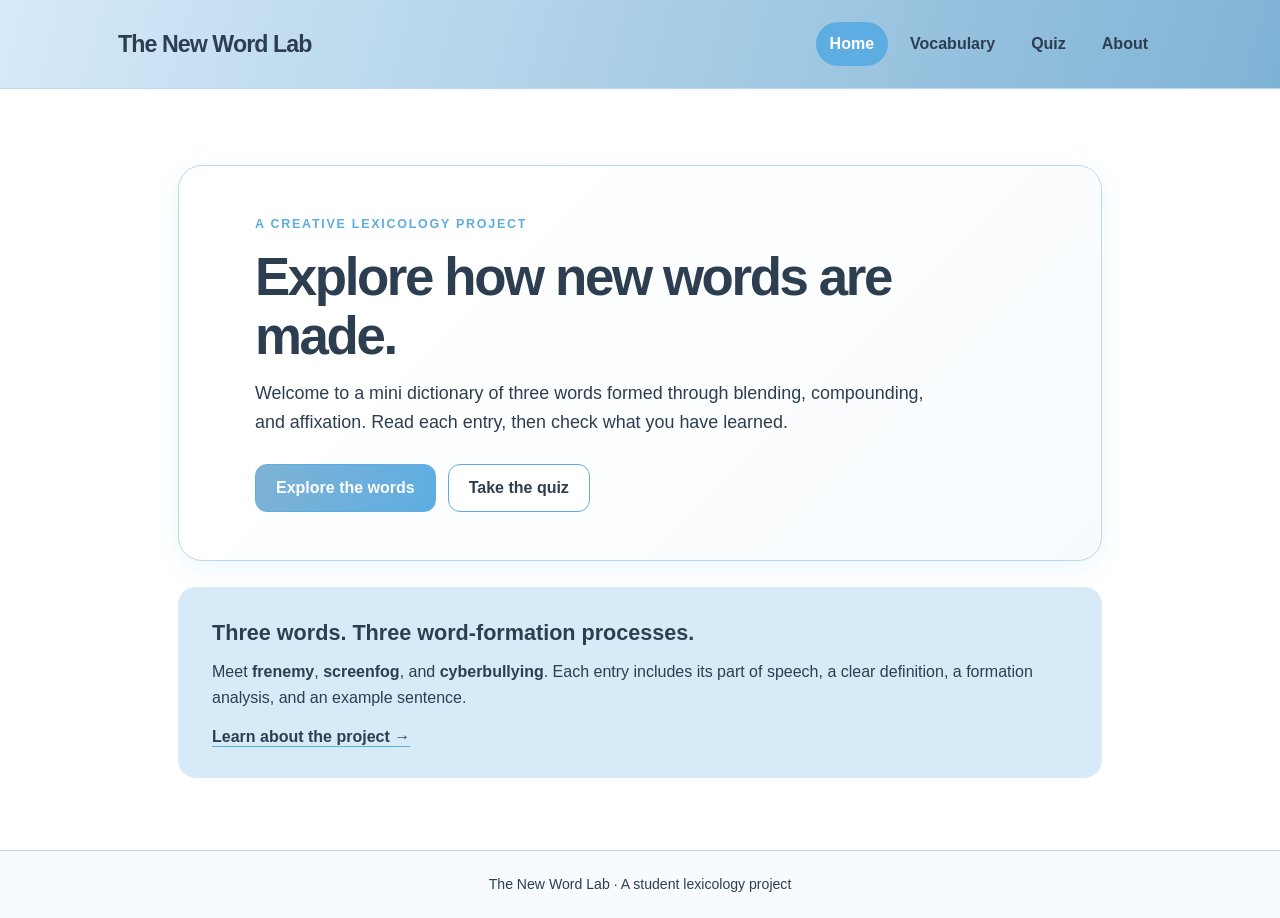
<file: index.html>
<!doctype html>
<html lang="en">
<head>
  <meta charset="utf-8">
  <meta name="viewport" content="width=device-width, initial-scale=1">
  <meta name="description" content="The New Word Lab: a small student lexicology project exploring three English words and how they are formed.">
  <title>The New Word Lab | Home</title>
  <link rel="stylesheet" href="styles.css">
</head>
<body>
  <header class="site-header">
    <div class="header-inner">
      <a class="brand" href="index.html">The New Word Lab</a>
      <nav aria-label="Main navigation">
        <a class="active" aria-current="page" href="index.html">Home</a>
        <a href="vocabulary.html">Vocabulary</a>
        <a href="quiz.html">Quiz</a>
        <a href="about.html">About</a>
      </nav>
    </div>
  </header>
  <main class="home-main">
    <section class="hero">
      <p class="eyebrow">A CREATIVE LEXICOLOGY PROJECT</p>
      <h1>Explore how new words are made.</h1>
      <p class="lead">Welcome to a mini dictionary of three words formed through blending, compounding, and affixation. Read each entry, then check what you have learned.</p>
      <div class="actions">
        <a class="button" href="vocabulary.html">Explore the words</a>
        <a class="button button-secondary" href="quiz.html">Take the quiz</a>
      </div>
    </section>
    <section class="intro-panel">
      <h2>Three words. Three word-formation processes.</h2>
      <p>Meet <strong>frenemy</strong>, <strong>screenfog</strong>, and <strong>cyberbullying</strong>. Each entry includes its part of speech, a clear definition, a formation analysis, and an example sentence.</p>
      <a class="text-link" href="about.html">Learn about the project <span aria-hidden="true">→</span></a>
    </section>
  </main>
  <footer><p>The New Word Lab · A student lexicology project</p></footer>
</body>
</html>
</file>
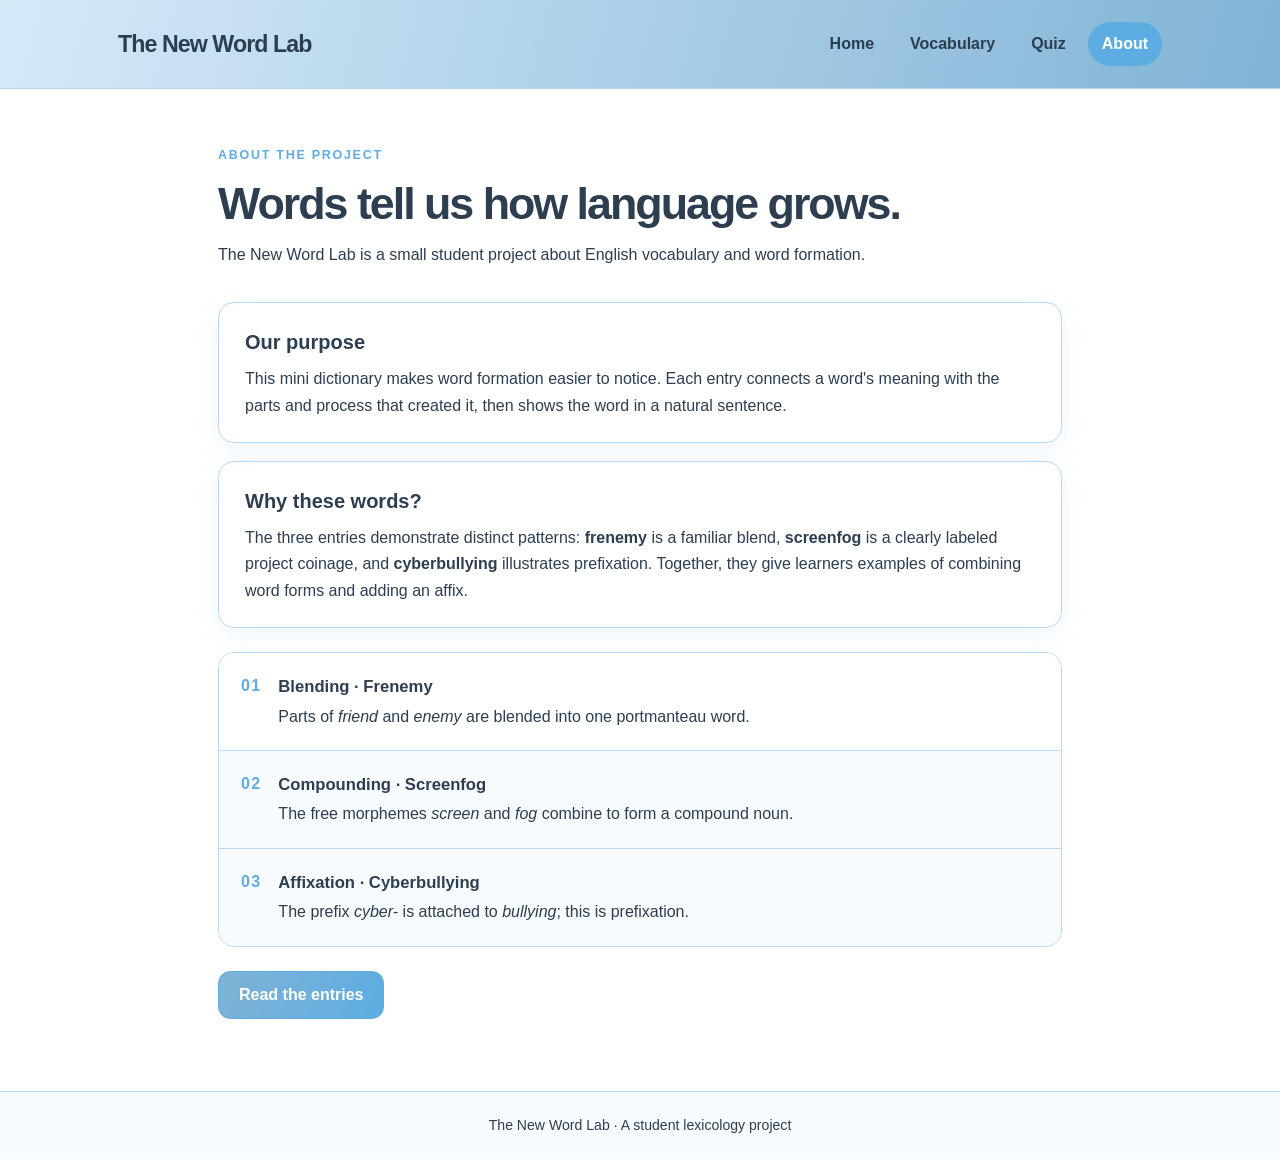
<file: about.html>
<!doctype html>
<html lang="en">
<head>
  <meta charset="utf-8">
  <meta name="viewport" content="width=device-width, initial-scale=1">
  <title>The New Word Lab | About</title>
  <link rel="stylesheet" href="styles.css">
</head>
<body>
  <header class="site-header"><div class="header-inner">
    <a class="brand" href="index.html">The New Word Lab</a>
    <nav aria-label="Main navigation"><a href="index.html">Home</a><a href="vocabulary.html">Vocabulary</a><a href="quiz.html">Quiz</a><a class="active" aria-current="page" href="about.html">About</a></nav>
  </div></header>
  <main class="page-main about-main">
    <div class="page-heading"><p class="eyebrow">ABOUT THE PROJECT</p><h1>Words tell us how language grows.</h1><p>The New Word Lab is a small student project about English vocabulary and word formation.</p></div>
    <section class="about-panel"><h2>Our purpose</h2><p>This mini dictionary makes word formation easier to notice. Each entry connects a word's meaning with the parts and process that created it, then shows the word in a natural sentence.</p></section>
    <section class="about-panel"><h2>Why these words?</h2><p>The three entries demonstrate distinct patterns: <strong>frenemy</strong> is a familiar blend, <strong>screenfog</strong> is a clearly labeled project coinage, and <strong>cyberbullying</strong> illustrates prefixation. Together, they give learners examples of combining word forms and adding an affix.</p></section>
    <section class="process-list" aria-label="Word formation processes">
      <article><span class="process-index">01</span><div><h3>Blending · Frenemy</h3><p>Parts of <em>friend</em> and <em>enemy</em> are blended into one portmanteau word.</p></div></article>
      <article><span class="process-index">02</span><div><h3>Compounding · Screenfog</h3><p>The free morphemes <em>screen</em> and <em>fog</em> combine to form a compound noun.</p></div></article>
      <article><span class="process-index">03</span><div><h3>Affixation · Cyberbullying</h3><p>The prefix <em>cyber-</em> is attached to <em>bullying</em>; this is prefixation.</p></div></article>
    </section>
    <a class="button" href="vocabulary.html">Read the entries</a>
  </main>
  <footer><p>The New Word Lab · A student lexicology project</p></footer>
</body>
</html>
</file>
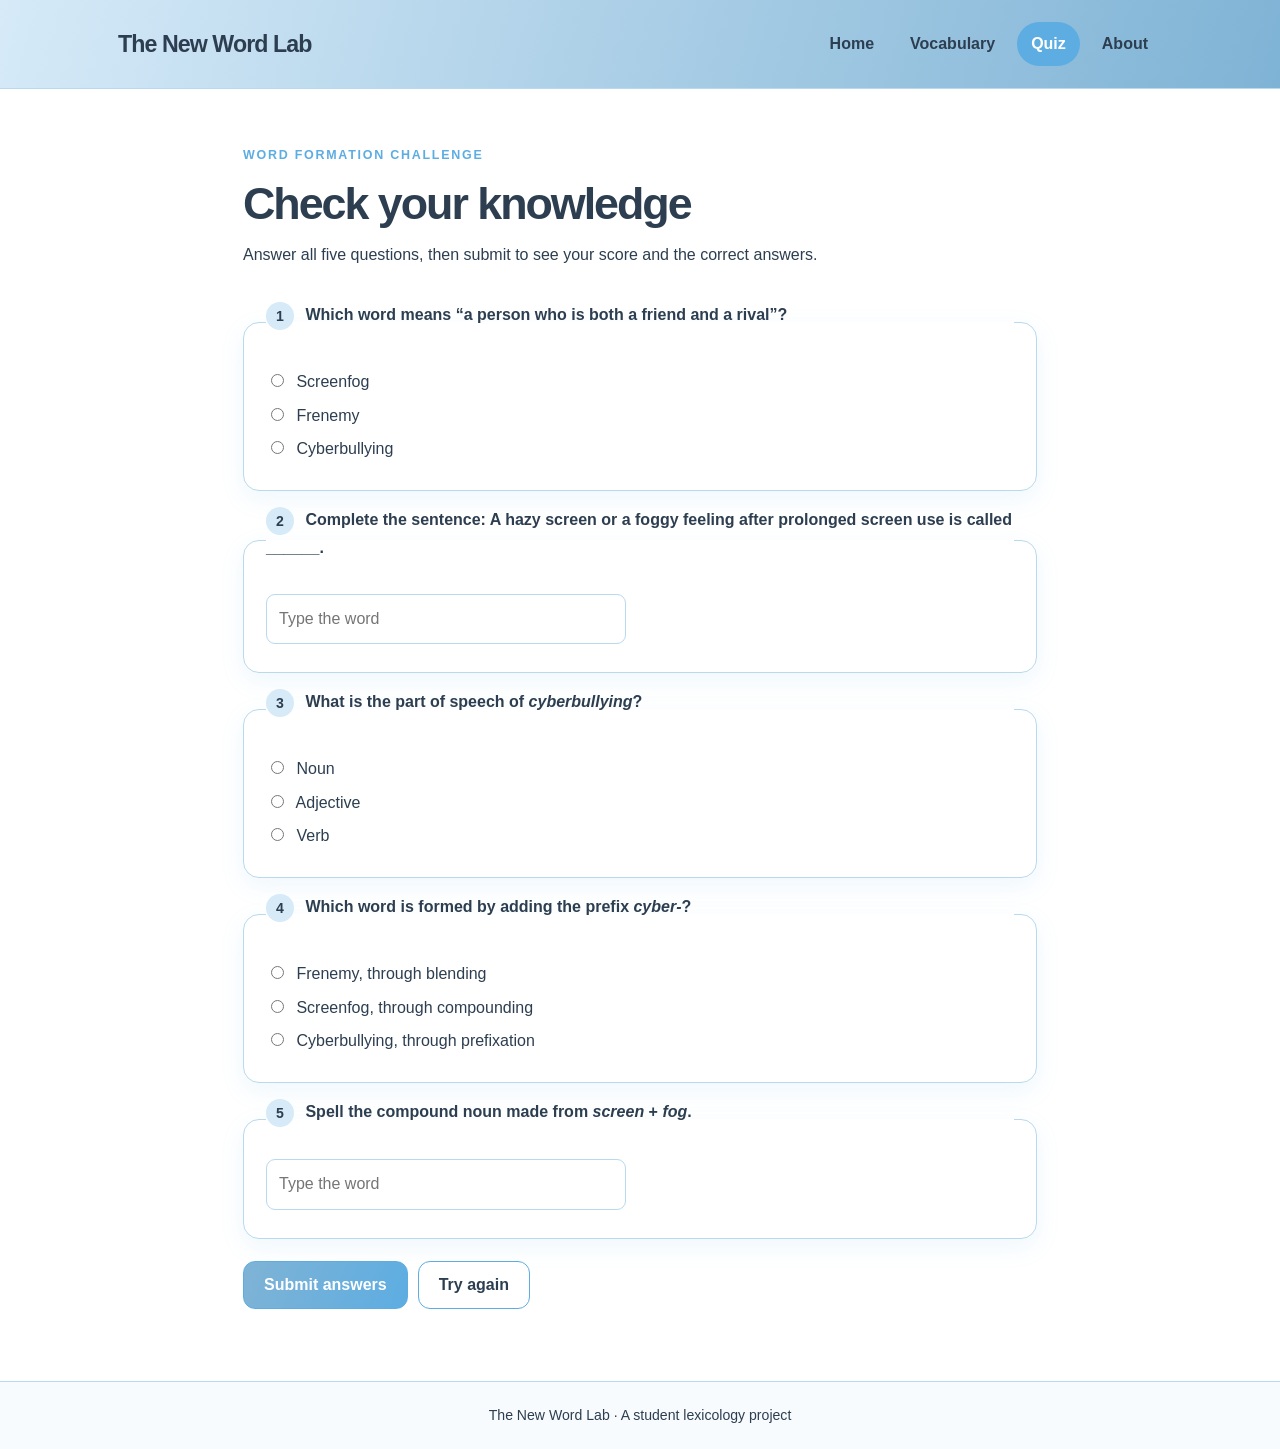
<file: quiz.html>
<!doctype html>
<html lang="en">
<head>
  <meta charset="utf-8">
  <meta name="viewport" content="width=device-width, initial-scale=1">
  <title>The New Word Lab | Quiz</title>
  <link rel="stylesheet" href="styles.css">
</head>
<body>
  <header class="site-header"><div class="header-inner">
    <a class="brand" href="index.html">The New Word Lab</a>
    <nav aria-label="Main navigation"><a href="index.html">Home</a><a href="vocabulary.html">Vocabulary</a><a class="active" aria-current="page" href="quiz.html">Quiz</a><a href="about.html">About</a></nav>
  </div></header>
  <main class="page-main quiz-main">
    <div class="page-heading"><p class="eyebrow">WORD FORMATION CHALLENGE</p><h1>Check your knowledge</h1><p>Answer all five questions, then submit to see your score and the correct answers.</p></div>
    <form id="quiz-form">
      <fieldset class="question"><legend><span class="q-number">1</span> Which word means “a person who is both a friend and a rival”?</legend>
        <label class="choice"><input type="radio" name="q1" value="screenfog"> Screenfog</label><label class="choice"><input type="radio" name="q1" value="frenemy"> Frenemy</label><label class="choice"><input type="radio" name="q1" value="cyberbullying"> Cyberbullying</label><p class="feedback" id="feedback-q1" aria-live="polite"></p>
      </fieldset>
      <fieldset class="question"><legend><span class="q-number">2</span> Complete the sentence: A hazy screen or a foggy feeling after prolonged screen use is called ______.</legend>
        <label class="sr-only" for="q2">Type the missing word</label><input class="text-answer" id="q2" name="q2" type="text" autocomplete="off" placeholder="Type the word"><p class="feedback" id="feedback-q2" aria-live="polite"></p>
      </fieldset>
      <fieldset class="question"><legend><span class="q-number">3</span> What is the part of speech of <em>cyberbullying</em>?</legend>
        <label class="choice"><input type="radio" name="q3" value="noun"> Noun</label><label class="choice"><input type="radio" name="q3" value="adjective"> Adjective</label><label class="choice"><input type="radio" name="q3" value="verb"> Verb</label><p class="feedback" id="feedback-q3" aria-live="polite"></p>
      </fieldset>
      <fieldset class="question"><legend><span class="q-number">4</span> Which word is formed by adding the prefix <em>cyber-</em>?</legend>
        <label class="choice"><input type="radio" name="q4" value="blending"> Frenemy, through blending</label><label class="choice"><input type="radio" name="q4" value="compounding"> Screenfog, through compounding</label><label class="choice"><input type="radio" name="q4" value="prefixation"> Cyberbullying, through prefixation</label><p class="feedback" id="feedback-q4" aria-live="polite"></p>
      </fieldset>
      <fieldset class="question"><legend><span class="q-number">5</span> Spell the compound noun made from <em>screen</em> + <em>fog</em>.</legend>
        <label class="sr-only" for="q5">Type the correct spelling</label><input class="text-answer" id="q5" name="q5" type="text" autocomplete="off" placeholder="Type the word"><p class="feedback" id="feedback-q5" aria-live="polite"></p>
      </fieldset>
      <div class="quiz-actions"><button class="button" type="submit">Submit answers</button><button class="button button-secondary" type="reset">Try again</button></div>
    </form>
    <div id="quiz-result" class="result" role="status" aria-live="polite" hidden></div>
  </main>
  <footer><p>The New Word Lab · A student lexicology project</p></footer>
  <script src="quiz.js"></script>
</body>
</html>
</file>
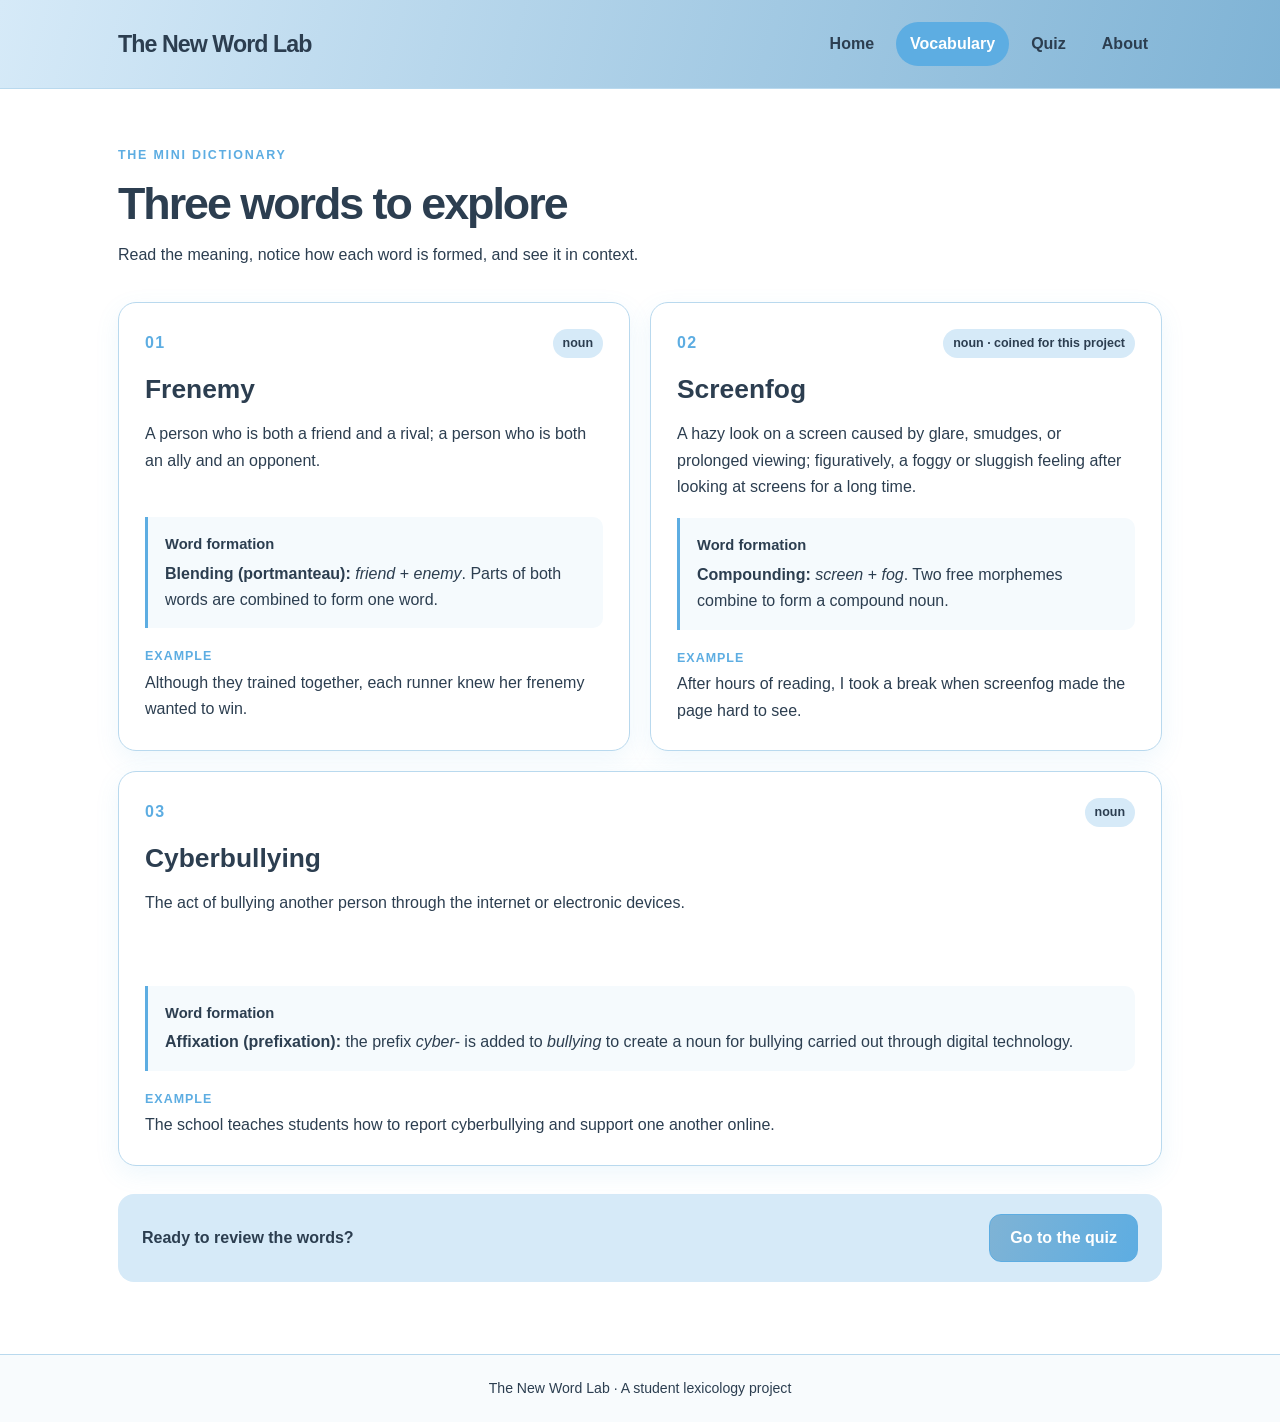
<file: vocabulary.html>
<!doctype html>
<html lang="en">
<head>
  <meta charset="utf-8">
  <meta name="viewport" content="width=device-width, initial-scale=1">
  <title>The New Word Lab | Vocabulary</title>
  <link rel="stylesheet" href="styles.css">
</head>
<body>
  <header class="site-header"><div class="header-inner">
    <a class="brand" href="index.html">The New Word Lab</a>
    <nav aria-label="Main navigation"><a href="index.html">Home</a><a class="active" aria-current="page" href="vocabulary.html">Vocabulary</a><a href="quiz.html">Quiz</a><a href="about.html">About</a></nav>
  </div></header>
  <main class="page-main">
    <div class="page-heading"><p class="eyebrow">THE MINI DICTIONARY</p><h1>Three words to explore</h1><p>Read the meaning, notice how each word is formed, and see it in context.</p></div>
    <section class="word-grid" aria-label="Vocabulary entries">
      <article class="word-card">
        <div class="word-top"><span class="word-number">01</span><span class="part-of-speech">noun</span></div>
        <h2>Frenemy</h2>
        <p class="definition">A person who is both a friend and a rival; a person who is both an ally and an opponent.</p>
        <div class="analysis"><h3>Word formation</h3><p><strong>Blending (portmanteau):</strong> <em>friend</em> + <em>enemy</em>. Parts of both words are combined to form one word.</p></div>
        <p class="example"><span>Example</span> Although they trained together, each runner knew her frenemy wanted to win.</p>
      </article>
      <article class="word-card">
        <div class="word-top"><span class="word-number">02</span><span class="part-of-speech">noun · coined for this project</span></div>
        <h2>Screenfog</h2>
        <p class="definition">A hazy look on a screen caused by glare, smudges, or prolonged viewing; figuratively, a foggy or sluggish feeling after looking at screens for a long time.</p>
        <div class="analysis"><h3>Word formation</h3><p><strong>Compounding:</strong> <em>screen</em> + <em>fog</em>. Two free morphemes combine to form a compound noun.</p></div>
        <p class="example"><span>Example</span> After hours of reading, I took a break when screenfog made the page hard to see.</p>
      </article>
      <article class="word-card">
        <div class="word-top"><span class="word-number">03</span><span class="part-of-speech">noun</span></div>
        <h2>Cyberbullying</h2>
        <p class="definition">The act of bullying another person through the internet or electronic devices.</p>
        <div class="analysis"><h3>Word formation</h3><p><strong>Affixation (prefixation):</strong> the prefix <em>cyber-</em> is added to <em>bullying</em> to create a noun for bullying carried out through digital technology.</p></div>
        <p class="example"><span>Example</span> The school teaches students how to report cyberbullying and support one another online.</p>
      </article>
    </section>
    <div class="next-step"><p>Ready to review the words?</p><a class="button" href="quiz.html">Go to the quiz</a></div>
  </main>
  <footer><p>The New Word Lab · A student lexicology project</p></footer>
</body>
</html>
</file>
<file: styles.css>
:root {
  --sky: #7FB3D5;
  --blue: #5DADE2;
  --pale: #D6EAF8;
  --ink: #2C3E50;
  --white: #FFFFFF;
  --line: #B9D9EE;
  --shadow: 0 8px 24px rgba(93, 173, 226, .10);
}
* { box-sizing: border-box; }
html { min-width: 320px; }
body { margin: 0; background: var(--white); color: var(--ink); font: 16px/1.65 "Segoe UI", Arial, sans-serif; }
a { color: inherit; }
.site-header { background: linear-gradient(105deg, var(--pale) 0%, var(--sky) 100%); border-bottom: 1px solid var(--line); }
.header-inner { max-width: 1100px; min-height: 88px; margin: auto; padding: 16px 28px; display: flex; align-items: center; justify-content: space-between; gap: 24px; }
.brand { color: var(--ink); text-decoration: none; font-size: 1.45rem; font-weight: 800; letter-spacing: -.04em; white-space: nowrap; }
nav { display: flex; align-items: center; gap: 8px; }
nav a { text-decoration: none; padding: 9px 14px; border-radius: 999px; font-weight: 650; transition: background .18s, color .18s; }
nav a:hover, nav a.active { color: var(--white); background: var(--blue); }
main { max-width: 1100px; margin: 0 auto; padding: 56px 28px 72px; }
.home-main { max-width: 980px; padding-top: 76px; }
.hero { padding: 48px clamp(24px, 7vw, 76px); border: 1px solid var(--line); border-radius: 24px; background: linear-gradient(135deg, var(--white) 25%, #F7FBFE 100%); box-shadow: var(--shadow); }
.eyebrow { margin: 0 0 12px; color: var(--blue); font-size: .78rem; font-weight: 800; letter-spacing: .14em; }
h1, h2, h3, p { margin-top: 0; }
h1 { margin-bottom: 14px; color: var(--ink); font-size: clamp(2rem, 5vw, 3.3rem); line-height: 1.12; letter-spacing: -.045em; }
.lead { max-width: 680px; margin-bottom: 26px; font-size: 1.12rem; }
.actions { display: flex; flex-wrap: wrap; gap: 12px; }
.button { display: inline-flex; align-items: center; justify-content: center; min-height: 46px; padding: 10px 20px; border: 1px solid var(--blue); border-radius: 12px; background: linear-gradient(110deg, var(--sky), var(--blue)); color: var(--white); text-decoration: none; font: inherit; font-weight: 700; cursor: pointer; transition: filter .18s, transform .18s; }
.button:hover { filter: brightness(.92); transform: translateY(-1px); }
.button-secondary { background: var(--white); color: var(--ink); }
.intro-panel { margin: 26px 0 0; padding: 28px 34px; border-radius: 18px; background: var(--pale); }
.intro-panel h2 { margin-bottom: 8px; font-size: 1.35rem; }
.intro-panel p { margin-bottom: 12px; }
.text-link { color: var(--ink); font-weight: 750; text-decoration-color: var(--blue); text-underline-offset: 4px; }
.page-heading { margin-bottom: 34px; }
.page-heading h1 { font-size: clamp(2rem, 4vw, 2.8rem); }
.page-heading > p:last-child { max-width: 700px; margin-bottom: 0; }
.word-grid { display: grid; grid-template-columns: repeat(2, minmax(0, 1fr)); gap: 20px; }
.word-card { padding: 26px; border: 1px solid var(--line); border-radius: 18px; background: var(--white); box-shadow: var(--shadow); }
.word-card:last-child { grid-column: 1 / -1; }
.word-top { display: flex; justify-content: space-between; align-items: center; gap: 10px; margin-bottom: 10px; }
.word-number, .process-index { color: var(--blue); font-weight: 850; letter-spacing: .08em; }
.part-of-speech { padding: 4px 10px; border-radius: 999px; background: var(--pale); font-size: .78rem; font-weight: 700; }
.word-card h2 { margin-bottom: 10px; color: var(--ink); font-size: 1.65rem; }
.definition { min-height: 78px; }
.analysis { margin: 18px 0; padding: 15px 17px; border-left: 3px solid var(--blue); border-radius: 0 10px 10px 0; background: #F5FAFD; }
.analysis h3 { margin-bottom: 4px; font-size: .92rem; }
.analysis p { margin: 0; }
.example { margin: 0; }
.example span { display: block; margin-bottom: 3px; color: var(--blue); font-size: .78rem; font-weight: 800; letter-spacing: .08em; text-transform: uppercase; }
.next-step { display: flex; align-items: center; justify-content: space-between; gap: 18px; margin-top: 28px; padding: 20px 24px; border-radius: 16px; background: var(--pale); }
.next-step p { margin: 0; font-weight: 700; }
.quiz-main { max-width: 850px; }
.question { min-width: 0; margin: 0 0 16px; padding: 20px 22px; border: 1px solid var(--line); border-radius: 16px; box-shadow: var(--shadow); }
.question legend { width: 100%; padding: 0 0 12px; font-weight: 750; }
.q-number { display: inline-grid; width: 28px; height: 28px; margin-right: 7px; place-items: center; border-radius: 50%; background: var(--pale); color: var(--ink); font-size: .88rem; }
.choice { display: block; margin: 7px 0; cursor: pointer; }
.choice input { accent-color: var(--blue); margin-right: 8px; }
.text-answer { width: min(100%, 360px); padding: 11px 12px; border: 1px solid var(--line); border-radius: 9px; color: var(--ink); font: inherit; }
.text-answer:focus { outline: 2px solid var(--blue); outline-offset: 2px; }
.feedback { min-height: 0; margin: 8px 0 0; font-weight: 700; }
.feedback:not(:empty) { padding: 7px 10px; border-radius: 8px; background: var(--pale); }
.quiz-actions { display: flex; flex-wrap: wrap; gap: 10px; margin-top: 22px; }
.result { margin-top: 20px; padding: 18px 22px; border: 1px solid var(--line); border-radius: 14px; background: var(--pale); font-size: 1.08rem; font-weight: 800; }
.about-main { max-width: 900px; }
.about-panel { margin: 18px 0; padding: 23px 26px; border: 1px solid var(--line); border-radius: 16px; box-shadow: var(--shadow); }
.about-panel h2 { margin-bottom: 7px; font-size: 1.25rem; }
.about-panel p { margin-bottom: 0; }
.process-list { margin: 24px 0; overflow: hidden; border: 1px solid var(--line); border-radius: 16px; }
.process-list article { display: flex; gap: 17px; padding: 20px 22px; background: var(--white); }
.process-list article + article { border-top: 1px solid var(--line); background: #F8FBFD; }
.process-list h3 { margin: 0 0 3px; font-size: 1.04rem; }
.process-list p { margin: 0; }
.sr-only { position: absolute; width: 1px; height: 1px; padding: 0; margin: -1px; overflow: hidden; clip: rect(0, 0, 0, 0); white-space: nowrap; border: 0; }
footer { padding: 22px; border-top: 1px solid var(--line); background: #F8FBFD; text-align: center; }
footer p { margin: 0; font-size: .88rem; }
@media (max-width: 700px) {
  .header-inner { align-items: flex-start; flex-direction: column; gap: 10px; padding: 16px 20px; }
  nav { width: 100%; gap: 2px; flex-wrap: wrap; }
  nav a { padding: 7px 11px; font-size: .92rem; }
  main { padding: 38px 20px 54px; }
  .home-main { padding-top: 38px; }
  .word-grid { grid-template-columns: 1fr; }
  .word-card:last-child { grid-column: auto; }
  .definition { min-height: 0; }
  .next-step { align-items: flex-start; flex-direction: column; }
}
</file>
